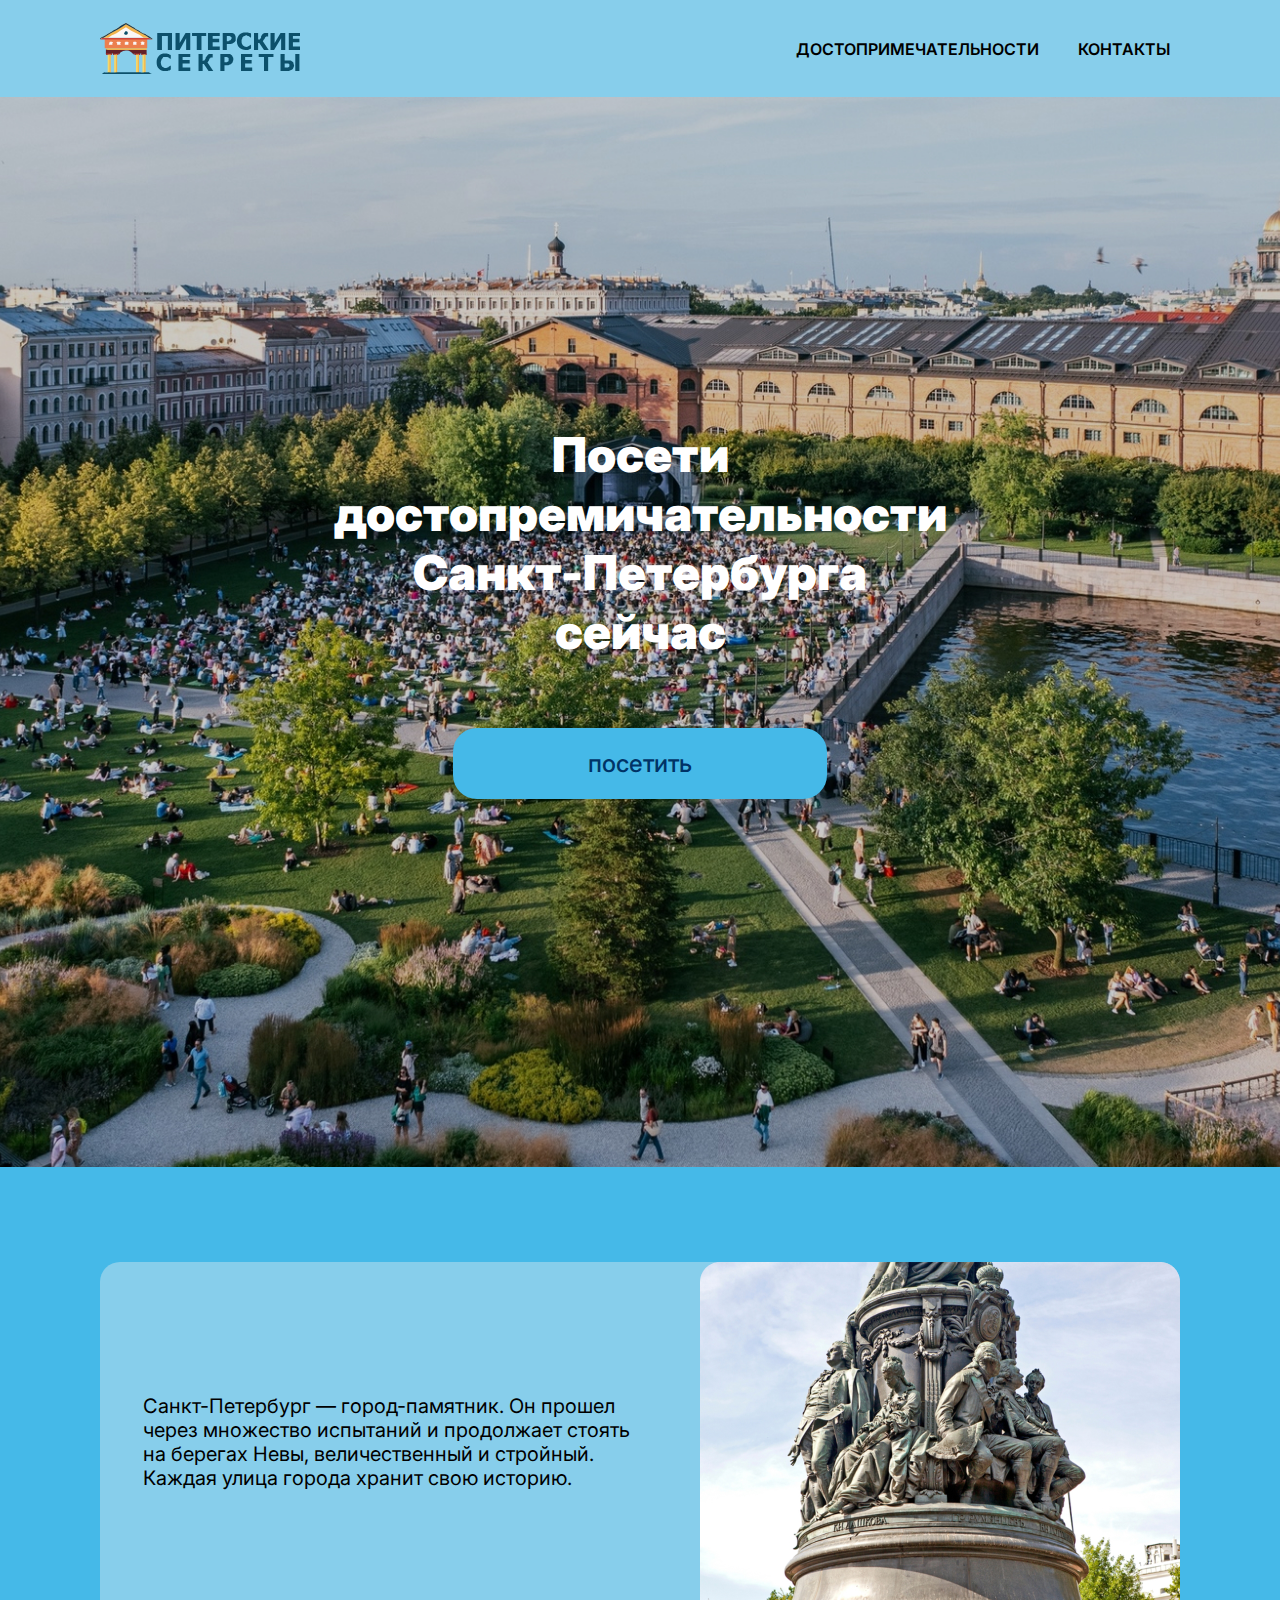
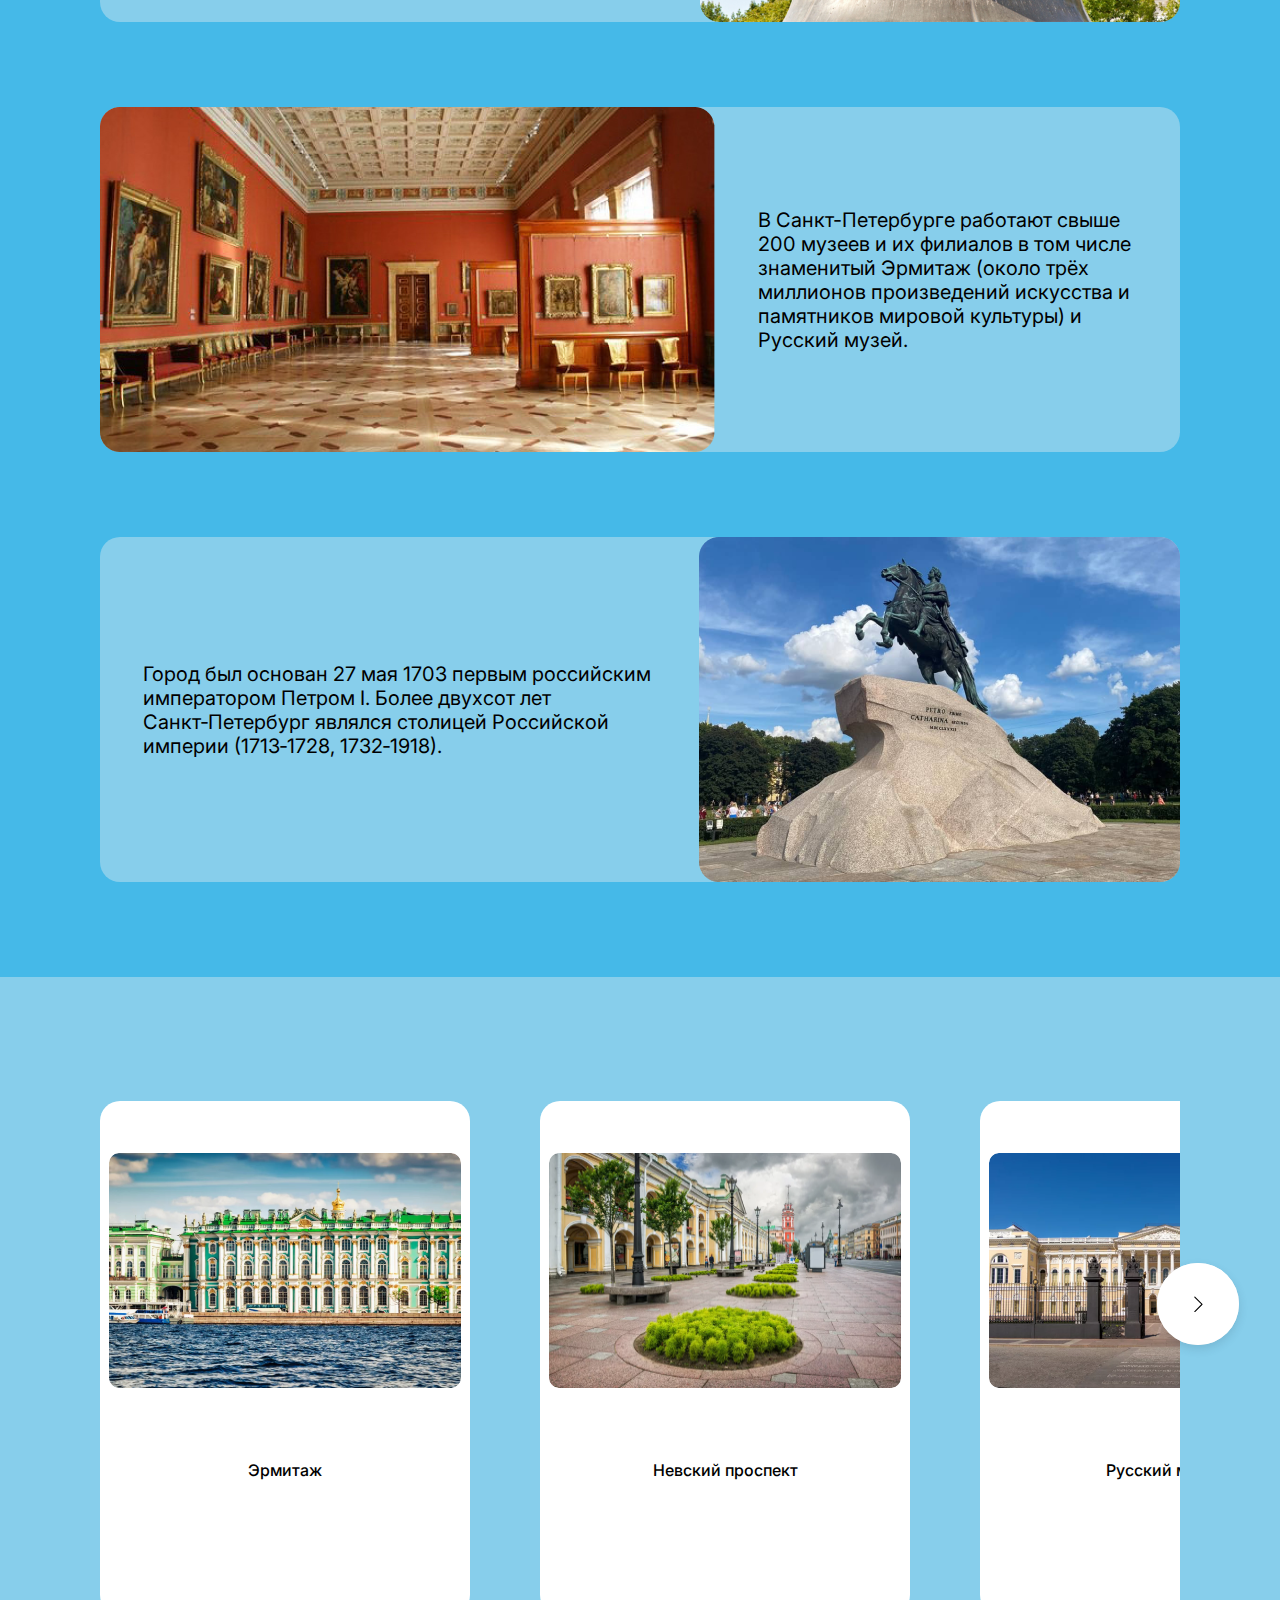
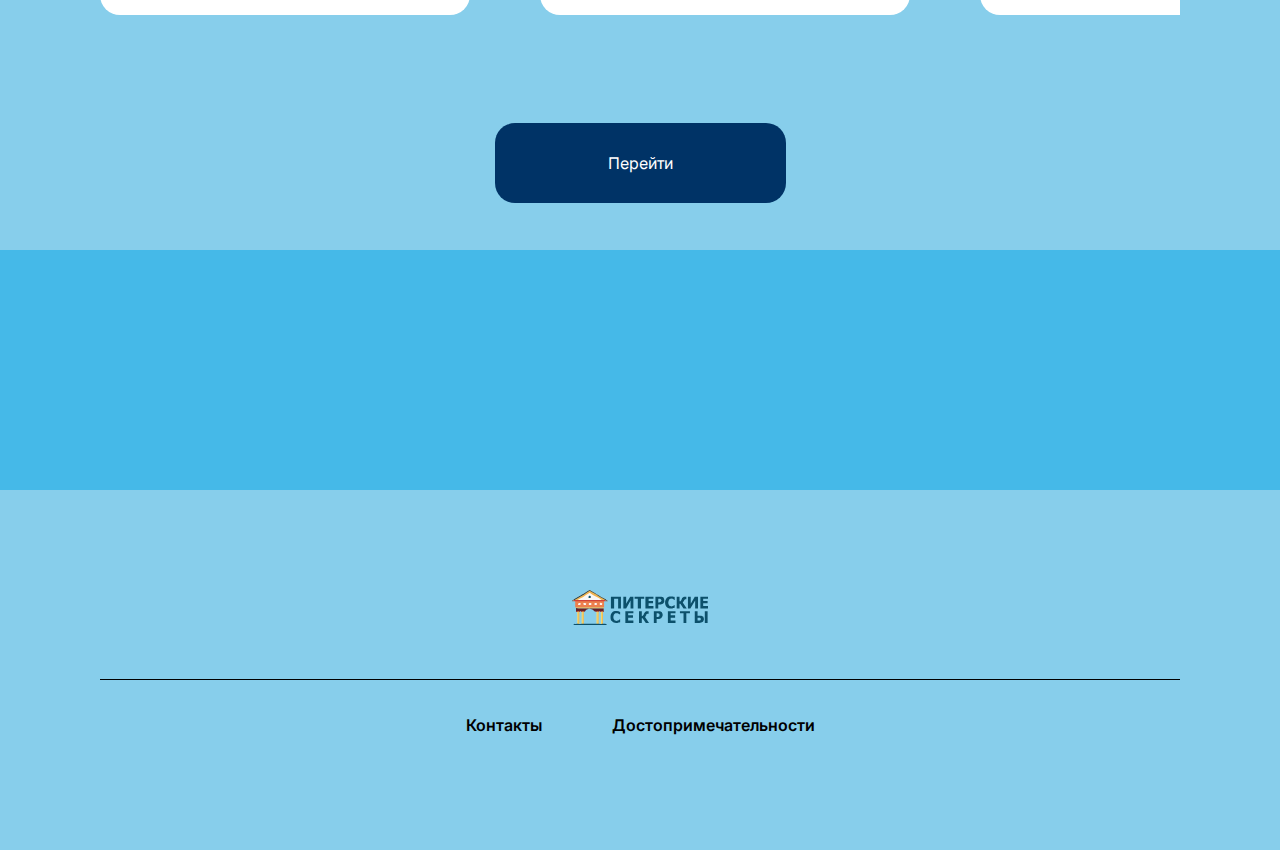
<file: index.html>
<!DOCTYPE html>
<html lang="en">
<head>
    <meta charset="UTF-8">
    <meta name="viewport" content="width=device-width, initial-scale=1.0">
    <link rel="stylesheet" href="./assets/css/style.css">
    <link rel="preconnect" href="https://fonts.googleapis.com">
    <link rel="preconnect" href="https://fonts.gstatic.com" crossorigin>
    <link href="https://fonts.googleapis.com/css2?family=Inter:ital,opsz,wght@0,14..32,100..900;1,14..32,100..900&display=swap" rel="stylesheet">
    
    <title>City-secrets</title>
</head>
<body>
    
    <section class="header">
        <div class="container">
            <div class="header__main">
                    <img src="./assets/img/пс2.svg" width="200px" alt="logo">
                <div class="header__links">
                    <button class="header__btn" id="menu_icon">
                        <img class="header__menu" src="./assets/img/icons8-menu 1.svg" alt="menu">
                    </button>
                    <a class="header__link" href="https://timgizz.github.io/City-secrets/attractions.html">Достопримечательности</a>
                    <a class="header__link" href="https://timgizz.github.io/City-secrets/contacts.html">Контакты</a>
                </div>
            </div>
        </div>
    </section>
    <section class="menu" id="menu">
        <div class="container">
            <div class="menu__plank">
                <p class="menu__link"><a class="menu__links" href="https://timgizz.github.io/City-secrets/attractions.html">Достопримечательности</a></p>
                <p class="menu__link"><a class="menu__links" href="https://timgizz.github.io/City-secrets/contacts.html">Контакты</a></p>
            </div>
        </div>
    </section>
    
    <section class="one">
        <div class="container">
            <div class="one__main">
                <div class="one__text">
                    Посети достопремичательности Санкт-Петербурга <br>сейчас
                </div>
                <a href="https://timgizz.github.io/City-secrets/attractions.html" class="one__link">
                    посетить
                </a>
            </div>
        </div>
    </section>
    <section class="two">
        <div class="container">
            <div class="two__main">
                <div class="two__block">
                    <div class="two__text">
                        Санкт-Петербург — город-памятник. Он прошел через множество испытаний и продолжает стоять на берегах Невы, величественный и стройный. Каждая улица города хранит свою историю.
                    </div>
                    <img class="two__img" src="./assets/img/img1.png" alt="img">
                </div>
                <div class="two__block">
                    <img class="two__img" src="./assets/img/img2.png" alt="img">
                    <div class="two__text">
                        В Санкт-Петербурге работают свыше 200 музеев и их филиалов в том числе знаменитый Эрмитаж (около трёх миллионов произведений искусства и памятников мировой культуры) и Русский музей.
                    </div>
                </div>
                <div class="two__block">
                    <div class="two__text">
                        Город был основан 27 мая 1703 первым российским императором Петром I. Более двухсот лет Санкт‑Петербург являлся столицей Российской империи (1713‑1728, 1732‑1918).
                    </div>
                    <img class="two__img" src="./assets/img/img3.png" alt="img">
                </div>
            </div>
        </div>
    </section>
    <section class="fhree">
        <div class="container">
            <div id="wrapper" class="wrapper">
                <div id="content" class="carusel">
                    <div id="carusel" class="fhree__carusel" >
                        <div class="fhree__blocks" >
                            <div id="fhree__block" class="fhree__block">
                                    <img class="fhree__img" src="./assets/img/эрмитаж.png" alt="Эрмитаж">
                                    <div class="fhree__text">Эрмитаж</div>
                            </div>
                            <div id="fhree__block" class="fhree__block">
                                    <img class="fhree__img" src="./assets/img/nevskiy.png" alt="Эрмитаж">
                                    <div class="fhree__text">Невский проспект</div>
                            </div>
                            <div id="fhree__block" class="fhree__block">
                                    <img class="fhree__img"src="./assets/img/russian_musem.png" alt="Эрмитаж">
                                    <div class="fhree__text">Русский музей</div>
                            </div>
                            <div id="fhree__block" class="fhree__block">
                                    <img class="fhree__img" src="./assets/img/kasanskiy_cobor.png" alt="Эрмитаж">
                                    <div class="fhree__text">Казанский собор</div>
                            </div>
                            <div id="fhree__block" class="fhree__block">
                                    <img class="fhree__img" src="./assets/img/kolonna.png" alt="Эрмитаж">
                                    <div class="fhree__text">Александровская колонна</div>
                            </div>
                            <div id="fhree__block" class="fhree__block">
                                    <img class="fhree__img" src="./assets/img/summer_park.png" alt="Эрмитаж">
                                    <div class="fhree__text">Летний сад</div>
                            </div>
                            <div id="fhree__block" class="fhree__block">
                                    <img class="fhree__img" src="./assets/img/krepost.png" alt="Эрмитаж">
                                    <div class="fhree__text">Петропавловская крепость</div>
                            </div>
                         </div>
                    </div>
                </div>
                <button type="button" id="prev" class="prev">
                    <img class="fhree__button" src="./assets/img/strel_left.svg" alt="strel">
                </button>
                <button type="button" id="next"class="next">
                    <img class="fhree__button" src="./assets/img/strel_right.svg" alt="strel">
                </button>

            </div>
        </div>
        <div class="fhree__link">
            <a class="fhree__pereiti" href="https://timgizz.github.io/City-secrets/attractions.html">Перейти</a>
        </div>
        
    </section>
    <section class="four">
        <div class="container">
            <div class="four__map">
                <script type="text/javascript" charset="utf-8" async src="https://api-maps.yandex.ru/services/constructor/1.0/js/?um=constructor%3A5bf8ef2e625f5a8a1c4fb1170c5439927d15d47bc75ba0731ffce616898f2b68&amp;width=1280&amp;height=520&amp;lang=ru_RU&amp;scroll=true"></script>
            </div>
        </div>
    </section>
    <section class="footer">
        <div class="container">
        <div class="footer__logo">
            <img src="./assets/img/пс2.svg" alt="logo">
        </div>
            <div class="footer__links">
                <p class="footer__link"><a class="footer__link" href="https://timgizz.github.io/City-secrets/contacts.html">Контакты</a></p>
                <p><a class="footer__link" href="https://timgizz.github.io/City-secrets/attractions.html">Достопримечательности</a> </p>
            </div>
        </div>
    </section>
    <script type="module"> 
        import {Slider} from './assets/js/slider.js'
        const next = document.getElementById("next");
        const prev = document.getElementById("prev");
        const slider = new Slider({
            name:'вапа',
            gap: 0 ,
            loop:true
        }); 

        next.addEventListener("click", (e) => {
            console.log(123);
            
            slider.slide_right()
        });
        prev.addEventListener("click", (e) => {
            console.log(123);
            slider.slide_left()
        });
    </script>
    <script src="./assets/js/menu.js"></script>
    <script src="./assets/js/slider.js"></script>
</body>
</html>
</file>
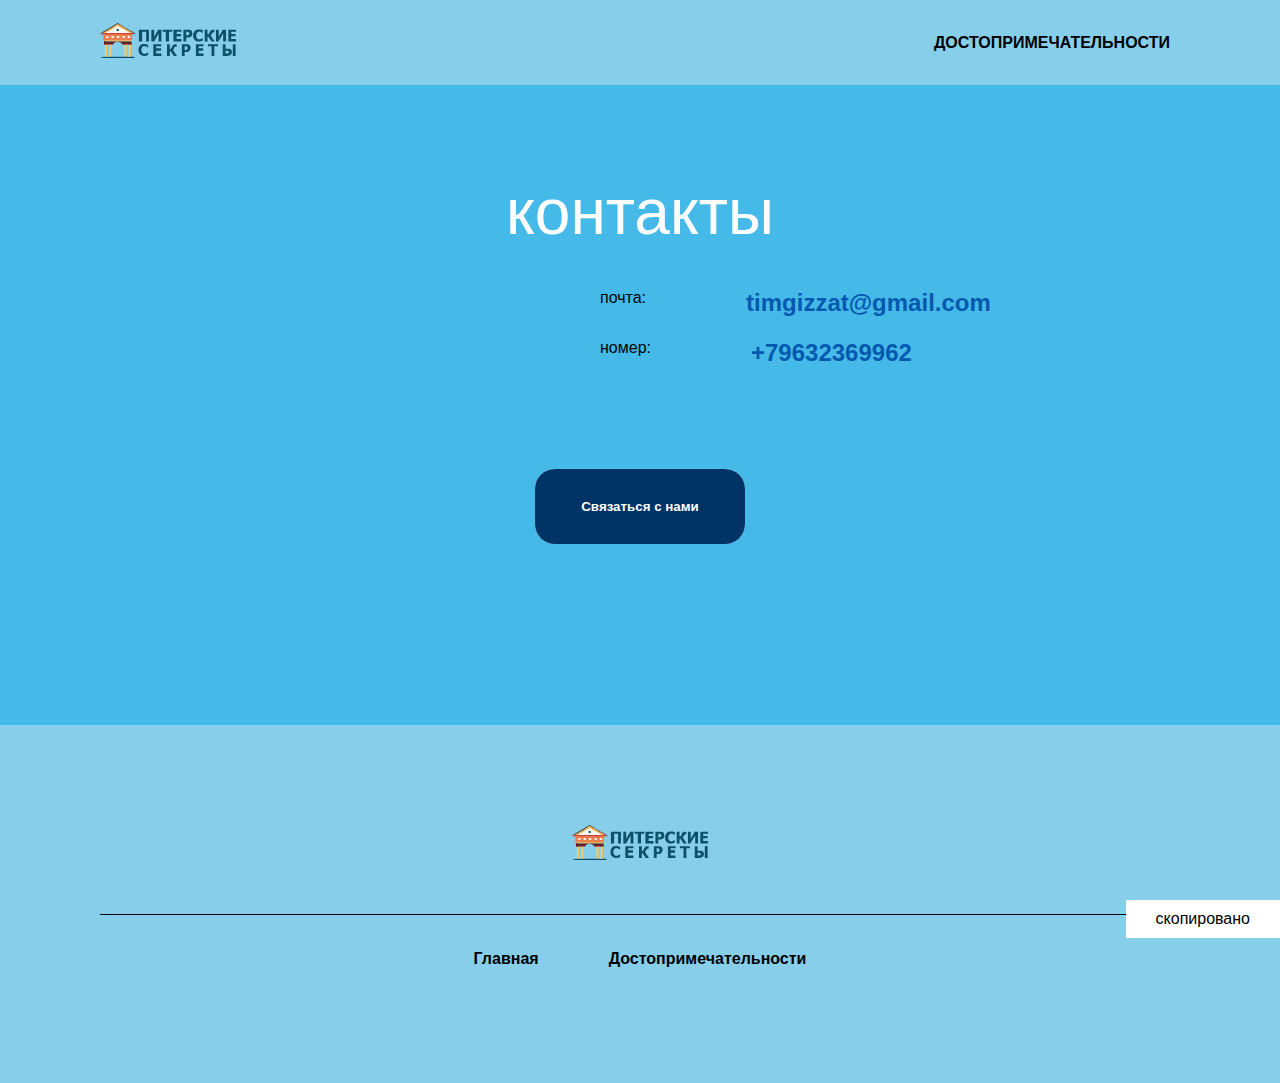
<file: contacts.html>
<!DOCTYPE html>
<html lang="en">
<head>
    <meta charset="UTF-8">
    <meta name="viewport" content="width=device-width, initial-scale=1.0">
    <link rel="stylesheet" href="./assets/css/style.css">
    <title>Контакты</title>
</head>
<body id="body">
    <section class="window"  id="window">
        <div class="window__main">
            <button id="close" class="window__cross"><img src="./assets/img/cross.svg" alt="cross"></button>
            <div class="window__title">
                связаться с нами
            </div>
            <form action="" class="window__inputs">
                <p><input class="window__input" type="text" placeholder="имя" required></p>
                <p><input class="window__input" type="email" placeholder="почта" required></p>
                <!-- <p><input class="window__message" type="text" placeholder="сообщение" required></p> -->
                <p><textarea class="window__message" name="" id="" required placeholder="сообщение"></textarea></p>
                <button class="window__close" id="close">
                    <div class="window__close__text">
                        отправить 
                    </div>
                </button>
            </form>
        </div>
    </section>
    <section class="header">
        <div class="container">
            <div class="header__main">
                    <a href="https://timgizz.github.io/City-secrets/"><img src="./assets/img/пс2.svg" alt="logo"></a>
                <div class="header__links">
                    <button class="header__btn" id="menu_icon">
                        <img class="header__menu" src="./assets/img/icons8-menu 1.svg" alt="menu">
                    </button>
                    <a class="header__link" href="https://timgizz.github.io/City-secrets/attractions.html">Достопримечательности</a>
                </div>
            </div>
        </div>
    </section>
    <section class="menu" id="menu">
        <div class="container">
            <div class="menu__plank">
                <p class="menu__link"><a class="menu__links" href="https://timgizz.github.io/City-secrets/attractions.html">Достопримечательности</a></p>
            </div>
        </div>
    </section>
    <section class="copy">
        скопировано
    </section>
    <section class="contacts" >
        <div class="container">
            <div class="contacts__main">
                <div class="contacts__title">
                    контакты
                </div>
                <div class="contacts__container">
                    <div class="contacts__mail">
                        <div class="contacts__poch">
                            почта:
                        </div>
                        <svg class="icon" xmlns="http://www.w3.org/2000/svg" viewBox="0 0 512 512"><path d="M64 112c-8.8 0-16 7.2-16 16l0 22.1L220.5 291.7c20.7 17 50.4 17 71.1 0L464 150.1l0-22.1c0-8.8-7.2-16-16-16L64 112zM48 212.2L48 384c0 8.8 7.2 16 16 16l384 0c8.8 0 16-7.2 16-16l0-171.8L322 328.8c-38.4 31.5-93.7 31.5-132 0L48 212.2zM0 128C0 92.7 28.7 64 64 64l384 0c35.3 0 64 28.7 64 64l0 256c0 35.3-28.7 64-64 64L64 448c-35.3 0-64-28.7-64-64L0 128z"/></svg>
                        <div onclick="copy(this.textContent)" class="contacts__gmail">
                            timgizzat@gmail.com
                        </div>
                    </div>
                    <div class="contacts__number">
                        <div class="contacts__number_phone">
                            номер:
                        </div>
                        <svg class="icon" xmlns="http://www.w3.org/2000/svg" viewBox="0 0 512 512"><path d="M164.9 24.6c-7.7-18.6-28-28.5-47.4-23.2l-88 24C12.1 30.2 0 46 0 64C0 311.4 200.6 512 448 512c18 0 33.8-12.1 38.6-29.5l24-88c5.3-19.4-4.6-39.7-23.2-47.4l-96-40c-16.3-6.8-35.2-2.1-46.3 11.6L304.7 368C234.3 334.7 177.3 277.7 144 207.3L193.3 167c13.7-11.2 18.4-30 11.6-46.3l-40-96z"/></svg>
                        <div onclick="copy(this.textContent)" class="contacts__phone">
                            +79632369962
                        </div>
                    </div>
                </div>
                <div class="contacts__button" id="contacts__button">
                    <button class="contacts__button" type="button"><div class="contacts__text">Связаться с нами</div></button>
                </div>
            </div>
        </div>
    </section>
    
    <section class="footer">
        <div class="container">
            <div class="footer__logo">
                <img src="./assets/img/пс2.svg" alt="logo">
            </div>
            <div class="footer__links">
                <p class="footer__link"><a class="footer__link" href="https://timgizz.github.io/City-secrets/attractions.html">Главная</a></p>
                <p><a class="footer__link" href="https://timgizz.github.io/City-secrets/attractions.html">Достопримечательности</a> </p>
            </div>
        </div>
    </section>
    <script src="./assets/js/modal_window.js"></script>
    <script src="./assets/js/menu.js"></script>
    <script src="./assets/js/copy.js"></script>
</body>
</html>
</file>
<file: assets/css/style.css>
* {
  margin: 0;
  padding: 0;
  font-family: "Inter", sans-serif;
}

a {
  text-decoration: none;
  color: #000;
}

.container {
  padding: 0px 100px;
  position: relative;
}
@media (max-width: 768px) {
  .container {
    padding: 0px 20px;
  }
}

.header {
  background-color: #87CEEB;
  padding: 23px 0;
  box-shadow: 0px 4px 10px 0px rgba(34, 60, 80, 0.15);
}
.header__main {
  display: flex;
  justify-content: space-between;
  align-items: center;
}
.header__links {
  display: flex;
  justify-content: space-between;
  gap: 19px;
}
.header__link {
  text-transform: uppercase;
  color: #000;
  font-weight: 600;
  padding: 10px;
}
@media (max-width: 768px) {
  .header__link {
    display: none;
  }
}
.header__link:hover {
  background-color: #003366;
  color: #FFF;
}
.header__menu {
  display: none;
}
@media (max-width: 768px) {
  .header__menu {
    display: flex;
  }
}
.header__btn {
  border: none;
  background-color: #87CEEB;
  cursor: pointer;
}

.menu {
  background-color: #45B9E8;
  display: none;
}
.menu__plank {
  padding: 10px;
  display: block;
  right: 40px;
  top: 75px;
}
.menu__link {
  margin-top: 16px;
  margin-bottom: 16px;
}
.menu__links {
  text-transform: uppercase;
  color: #000;
  font-weight: 600;
  padding: 10px;
}
.menu__links:hover {
  background-color: #003366;
  color: #fff;
}

.one {
  background-image: url(../img/image.jpg);
  background-position: center;
  background-size: cover;
  background-repeat: no-repeat;
}
.one__text {
  font-size: 48px;
  font-weight: 900;
  color: #fff;
  width: 766px;
  text-align: center;
  margin: auto;
  padding-top: 328px;
  margin-bottom: 88px;
}
@media (max-width: 1025px) {
  .one__text {
    font-size: 20px;
    max-width: 259px;
  }
}
.one__link {
  color: #003366;
  font-size: 24px;
  font-weight: 500;
  background-color: #45B9E8;
  margin: auto;
  padding: 21px 135px;
  border-radius: 24px;
}
@media (max-width: 768px) {
  .one__link {
    font-size: 16px;
    padding: 16px 97px;
  }
}
.one__link:hover {
  background-color: #003366;
  color: #45B9E8;
}
.one__main {
  text-align: center;
  padding-bottom: 389px;
}

.two {
  background-color: #45B9E8;
  padding-top: 95px;
  padding-bottom: 10px;
}
.two__block {
  display: flex;
  justify-content: space-between;
  align-items: center;
  background-color: #87CEEB;
  margin: auto;
  border-radius: 20px;
  margin-bottom: 85px;
}
@media (max-width: 768px) {
  .two__block {
    display: block;
    max-width: 360px;
    margin: auto;
    margin-bottom: 84px;
    height: auto;
  }
}
.two__text {
  width: 557px;
  font-size: 20px;
  padding-left: 43px;
  margin: auto;
  padding-right: 43px;
}
@media (max-width: 1144px) {
  .two__text {
    font-size: 16px;
    max-width: 270px;
  }
}
@media (max-width: 768px) {
  .two__text {
    display: block;
    padding: 0 24px;
    padding-top: 43px;
    padding-bottom: 67px;
    max-width: 248px;
    text-align: center;
  }
}
@media (max-width: 1118px) {
  .two__img {
    width: 50%;
  }
}
@media (max-width: 768px) {
  .two__img {
    width: 100%;
    margin-bottom: -10px;
  }
}

.fhree {
  background-color: #87CEEB;
}
.fhree__button {
  padding: 26px;
  box-shadow: 0px 4px 10px 0px rgba(34, 60, 80, 0.15);
  border-radius: 100px;
  background-color: #fff;
}
@media (max-width: 360px) {
  .fhree__button {
    padding: 20px;
  }
}
.fhree__carusel {
  display: flex;
  justify-content: space-between;
}
.fhree__block {
  padding: 52px 9px 135px;
  background-color: #fff;
  border-radius: 20px;
}
@media (max-width: 320px) {
  .fhree__block {
    padding: 52px 5px 135px;
  }
}
.fhree__text {
  text-align: center;
  margin-top: 68px;
  font-weight: 500;
}
.fhree__blocks {
  display: flex;
  justify-content: center;
  gap: 70px;
  padding-bottom: 15px;
  touch-action: none;
}
.fhree__img {
  width: 352px;
  height: 235px;
  border-radius: 10px;
}
.fhree__link {
  text-align: center;
  padding-bottom: 77px;
  margin-top: 0px;
  margin-top: 123px;
}
.fhree__pereiti {
  color: #fff;
  background-color: #003366;
  padding: 30px 113px;
  border-radius: 20px;
}
.fhree__pereiti:hover {
  background-color: #0359af;
  color: rgba(247, 247, 247, 0.7529411765);
}
@media (max-width: 425px) {
  .fhree__img {
    width: 300px;
    height: auto;
  }
}
@media (max-width: 360px) {
  .fhree__img {
    width: 260px;
    height: auto;
  }
}

.slider-container {
  position: relative;
  width: 600px;
  height: 400px;
  margin: 0 auto;
  overflow: hidden;
}

.slider {
  display: flex;
  transition: transform 0.5s ease-in-out;
}

.slider img {
  width: 100%;
  height: 100%;
  -o-object-fit: cover;
     object-fit: cover;
}

.prev,
.next {
  position: absolute;
  top: 50%;
  border: none;
  font-size: 24px;
  background: white;
  border-radius: 50%;
  height: 82px;
  cursor: pointer;
}
@media (max-width: 360px) {
  .prev,
  .next {
    height: 70px;
  }
}

.prev {
  top: 50%;
  left: -100px;
  transform: translate(50%, -50%);
  display: none;
}
@media (max-width: 770px) {
  .prev {
    left: -50px;
  }
}
@media (max-width: 425px) {
  .prev {
    top: 655px;
    left: -10px;
  }
}
@media (max-width: 360px) {
  .prev {
    top: 625px;
  }
}

.next {
  top: 50%;
  right: -100px;
  transform: translate(-50%, -50%);
}
@media (max-width: 770px) {
  .next {
    right: -50px;
  }
}
@media (max-width: 425px) {
  .next {
    top: 655px;
    right: -10px;
  }
}
@media (max-width: 360px) {
  .next {
    top: 625px;
  }
}

.carusel {
  overflow: auto;
  scroll-behavior: smooth;
  scrollbar-width: none;
}

.wrapper {
  padding-top: 124px;
  width: 100%;
  position: relative;
  margin: auto;
}
@media (max-width: 425px) {
  .wrapper {
    width: 318px;
  }
}
@media (max-width: 360px) {
  .wrapper {
    width: 278px;
  }
}

.four {
  background-color: #45B9E8;
}
.four__map {
  display: flex;
  justify-content: center;
  padding-top: 60px;
  padding-bottom: 180px;
}

.footer {
  background-color: #87CEEB;
  padding-bottom: 85px;
}
.footer__links {
  padding-top: 35px;
  display: flex;
  justify-content: center;
  gap: 70px;
  border-top: 1px solid #000;
}
@media (max-width: 425px) {
  .footer__links {
    display: block;
    gap: 20px;
    text-align: center;
  }
}
.footer__link {
  margin-bottom: 30px;
  color: #000;
  font-weight: 600;
}
.footer__link:hover {
  color: rgba(74, 74, 74, 0.7529411765);
}
.footer__last {
  color: #000;
}
.footer__logo {
  text-align: center;
  padding-top: 100px;
  margin-bottom: 50px;
}

.contacts {
  background-color: #45B9E8;
  height: 640px;
}
.contacts__main {
  text-align: center;
}
.contacts__title {
  padding-top: 90px;
  color: #fff;
  font-size: 64px;
  margin-bottom: 40px;
}
.contacts__button {
  border: none;
  border-radius: 20px;
  cursor: pointer;
  width: 210px;
  margin: auto;
  margin-top: 50px;
}
.contacts__text {
  color: #fff;
  background-color: #003366;
  padding: 30px 46px;
  border-radius: 20px;
  font-weight: 600;
}
.contacts__text:hover {
  background-color: #0359af;
}
.contacts__number, .contacts__mail {
  display: flex;
  gap: 50px;
  margin-top: 20px;
}
@media (max-width: 375px) {
  .contacts__number, .contacts__mail {
    flex-direction: column;
    gap: 20px;
  }
}
.contacts__container {
  margin: 0 500px;
}
@media (max-width: 951px) {
  .contacts__container {
    margin: 0 50px;
  }
}
.contacts__phone, .contacts__gmail {
  font-size: 24px;
  color: #0359af;
  cursor: pointer;
  font-weight: 600;
}
@media (max-width: 486px) {
  .contacts__phone, .contacts__gmail {
    font-size: 16px;
  }
}

.window {
  width: 100%;
  height: 100%;
  position: fixed;
  background-color: rgba(128, 128, 128, 0.678);
  display: none;
  z-index: 10;
}
.window__main {
  background-color: #fff;
  width: 1066px;
  height: 787px;
  margin: auto;
  position: relative;
}
.window__inputs {
  display: flex;
  gap: 10px;
  text-align: center;
  flex-direction: column;
}
.window__title {
  text-align: center;
  margin-top: 67px;
  margin-bottom: 121px;
  font-size: 50px;
  font-weight: 500;
}
@media (max-width: 425px) {
  .window__title {
    margin-bottom: 50px;
    font-size: 24px;
  }
}
.window__close {
  padding: 15px 40px;
  width: 160px;
  margin: auto;
  border: none;
  background-color: #003366;
  border-radius: 20px;
  margin-top: 50px;
  font-weight: 600;
}
.window__close__text {
  color: #fff;
}
.window__close:hover {
  background-color: #0359af;
}
.window__message, .window__input {
  padding: 24px;
  border: none;
  border-radius: 20px;
  background-color: #E0DEDE;
  outline: none;
  outline-offset: 0;
  font-size: 16px;
  width: 556px;
}
@media (max-width: 636px) {
  .window__message, .window__input {
    width: 330px;
  }
}
@media (max-width: 425px) {
  .window__message, .window__input {
    width: 240px;
  }
}
.window__message {
  padding-bottom: 157px;
  resize: none;
}
.window__cross {
  position: absolute;
  right: 45px;
  top: 45px;
  border: none;
  background-color: #FFF;
  cursor: pointer;
}
@media (max-width: 425px) {
  .window__cross {
    right: 30px;
    top: 25px;
  }
}

@keyframes slideIn {
  from {
    transform: translateY(-10px);
    opacity: 0;
  }
  to {
    transform: translateY(0);
    opacity: 1;
  }
}
.flipped {
  transform: rotateX(180deg);
}

.filter_search {
  background-color: #45B9E8;
}
.filter_search__main {
  display: flex;
  justify-content: space-between;
  align-items: center;
  padding: 17px 0;
}
@media (max-width: 620px) {
  .filter_search__main {
    flex-direction: column;
    gap: 20px;
  }
}
.filter_search__sort {
  background-color: #0359af;
  border: none;
  padding: 10px;
  color: #fff;
  font-size: 14px;
  font-weight: 600;
  border-radius: 10px;
  cursor: pointer;
}
.filter_search__filter {
  display: flex;
  align-items: center;
  gap: 100px;
  position: relative;
}
@media (max-width: 943px) {
  .filter_search__filter {
    gap: 5px;
  }
}
@media (max-width: 621px) {
  .filter_search__filter {
    gap: 10px;
    flex-direction: column;
  }
}
.filter_search__filter__text {
  font-size: 16px;
  width: 94.5px;
}
.filter_search__filter__img.rotate {
  transform: rotateX(180deg);
}
.filter_search__filter__img {
  transition: transform 0.3s ease;
}
.filter_search__filter__btn {
  display: flex;
  align-items: center;
  gap: 33px;
  font-size: 16px;
  border: none;
  background-color: #fff;
  cursor: pointer;
  font-size: 16px;
  padding: 9px 0;
  padding-left: 32px;
  border-radius: 20px;
  padding-right: 14px;
  width: 217px;
}
@media (max-width: 940px) {
  .filter_search__filter__btn {
    font-size: 16px;
  }
}
.filter_search__search {
  background-color: #003366;
  display: flex;
  align-items: center;
  padding: 4px;
  border-radius: 12px;
}
.filter_search__search__input {
  font-size: 16px;
  border: none;
  border-radius: 10px;
  padding: 12px 25px;
  outline: 0;
}
@media (max-width: 940px) {
  .filter_search__search__input {
    font-size: 16px;
    width: 240px;
  }
}

.all__btn {
  display: flex;
  flex-direction: column;
  position: absolute;
  z-index: 10;
  left: 22px;
  display: none;
  top: 70px;
  border-radius: 20px;
}
.all__btn__btns {
  border: none;
  background-color: #fff;
  font-size: 16px;
  cursor: pointer;
  padding: 15px 0px;
  padding-left: 40px;
  width: 170px;
  padding-right: 88px;
}
.all__btn__btns:hover {
  background-color: #E0DEDE;
}

.osob {
  padding-right: 35px;
}

.content {
  display: flex;
  justify-content: center;
  flex-wrap: wrap;
  gap: 64px;
  padding-top: 80px;
}
.content__block {
  width: 345px;
  height: 535px;
  background-color: #fff;
  border-radius: 20px;
  position: relative;
  transition: transform 0.5s ease;
}
.content__block:hover {
  transform: scale(1.05);
}
@media (max-width: 425px) {
  .content__block {
    width: 290px;
  }
}
.content__img {
  overflow: scroll;
  width: 345px;
  border-top-left-radius: 20px;
  border-top-right-radius: 20px;
}
@media (max-width: 425px) {
  .content__img {
    width: 290px;
    height: auto;
  }
}
.content__section {
  background-color: #F0F0F0;
}
.content__section__button {
  display: flex;
  justify-content: center;
  gap: 10px;
  margin-top: 140px;
  padding-bottom: 145px;
  align-items: center;
}
.content__section__button__pagin {
  display: flex;
  gap: 7px;
}
.content__text {
  margin: auto;
  text-align: center;
  margin-top: 18px;
  max-width: 300px;
}
@media (max-width: 425px) {
  .content__text {
    max-width: 250px;
  }
}
.content__title {
  text-align: center;
  margin-top: 47px;
}
.content__address {
  color: #000;
  font-weight: 600;
  position: absolute;
  bottom: 34px;
  left: 0;
  right: 0;
  text-align: center;
}
.content__btn {
  height: 62px;
  width: 62px;
  border-color: #45B9E8;
  border-style: double;
  cursor: pointer;
  border-radius: 13px;
  background-color: #45B9E8;
  color: #FFF;
}
.content__num1, .content__num2 {
  background-color: #F0F0F0;
  font-size: 24px;
}
.content__num1 {
  background-color: #45B9E8;
  color: #FFF;
}
.content__num2 {
  background-color: #F0F0F0;
  color: #000;
}

.pagination__button {
  margin-left: 100px;
  margin-right: 100px;
  display: flex;
  justify-content: center;
  gap: 10px;
  margin-top: 20px;
  padding-bottom: 45px;
}
.pagination__button button {
  color: #FFF;
  font-size: 24px;
  padding: 17px 25px;
  background-color: #45B9E8;
  border: none;
  border-radius: 13px;
  cursor: pointer;
}

.pagination__Show_more {
  margin-top: 71px;
  padding-top: 70px;
  border-top: 1px solid #000;
  text-align: center;
}

#number_pagination {
  text-align: center;
  font-weight: 600;
  font-size: 24px;
  padding-bottom: 80px;
}

[type=search]::-webkit-search-cancel-button {
  -webkit-appearance: none;
  appearance: none;
  height: 20px;
  width: 20px;
  background-image: url(../img/cross.svg);
  background-size: 20px 20px;
  cursor: pointer;
}

.laoder2,
.loader {
  margin: auto;
  width: 100px;
  height: 100px;
  display: flex;
}

.loader {
  padding-top: 100px;
}

.description {
  background-color: #E0DEDE;
}
.description__title {
  padding-top: 100px;
  padding-bottom: 100px;
  font-weight: 600;
  font-size: 24px;
  text-align: center;
}
.description__imgs {
  display: flex;
  flex-wrap: wrap;
  gap: 30px;
  justify-content: center;
}
.description__img {
  border-radius: 5px;
  width: auto;
  height: 265px;
  cursor: pointer;
}
@media (max-width: 503px) {
  .description__img {
    width: 300px;
    height: auto;
  }
}
.description__text {
  text-align: center;
}
.description__texts {
  padding-top: 70px;
  display: flex;
  flex-direction: column;
  gap: 40px;
}
.description__address {
  text-align: center;
  margin-top: 70px;
  font-weight: 600;
}

.back {
  position: absolute;
  top: 35px;
}
.back__img {
  height: 40px;
}

.copy {
  background-color: #fff;
  padding: 10px 30px;
  position: fixed;
  z-index: 10;
  bottom: -38.4px;
  right: 0;
  transition: transform 3s ease;
}

.poav {
  transition: transform 0.5s linear;
  transform: translateY(-38.4px);
}

.ishes {
  transition: transform 0.5s linear;
  transform: translateY(38.4px);
}

.icon {
  height: 30px;
  fill: #003366;
}

.f {
  display: flex;
  gap: 10px;
}

.reviews {
  background-color: #E0DEDE;
}
.reviews__input {
  display: flex;
  flex-direction: column;
  width: 300px;
  gap: 10px;
}
.reviews__input input {
  font-size: 20px;
  outline: none;
  border: 0;
  padding: 10px;
  border-radius: 10px;
  width: 100%;
}
@media (max-width: 355px) {
  .reviews__input input {
    width: 250px;
  }
}
.reviews__input textarea {
  font-size: 20px;
  width: 500px;
  height: 150px;
  outline: none;
  border: 0;
  padding: 10px;
  resize: none;
  border-radius: 10px;
}
@media (max-width: 548px) {
  .reviews__input textarea {
    width: 300px;
  }
}
@media (max-width: 355px) {
  .reviews__input textarea {
    width: 250px;
  }
}
.reviews__post {
  margin: 20px 0px;
  font-size: 20px;
  padding: 10px;
  background-color: #003366;
  border: 0;
  font-weight: 600;
  color: #fff;
  cursor: pointer;
  text-align: center;
}
.reviews__title {
  text-align: center;
  font-weight: 600;
  font-size: 20px;
  margin-bottom: 10px;
}
.reviews__message, .reviews__rating, .reviews__name {
  font-weight: 600;
  font-size: 20px;
}
.reviews__message p, .reviews__rating p, .reviews__name p {
  max-width: 700px;
  font-weight: normal;
  margin-left: 20px;
  margin-bottom: 10px;
}
.reviews__main {
  background-color: #bababa;
  padding: 10px;
  border-radius: 10px;
  position: relative;
}
.reviews__del {
  border: none;
  background-color: #003366;
  padding: 10px;
  color: #fff;
  cursor: pointer;
  font-weight: 600;
  font-size: 16px;
  position: absolute;
  bottom: 10px;
  right: 10px;
}
.reviews__content {
  display: flex;
  flex-direction: column;
  gap: 10px;
  padding-bottom: 100px;
}

#rating {
  width: 160px;
  font-size: 16px;
  padding: 2px;
}

.no_reviews {
  font-size: 30px;
  text-align: center;
}

.modal {
  position: fixed;
  z-index: 999;
  top: 0;
  background-color: rgba(0, 0, 0, 0.3490196078);
  height: 100%;
  width: 100%;
  overflow: auto;
  scroll-behavior: smooth;
  scrollbar-width: none;
  display: none;
}
.modal__img {
  position: relative;
  min-width: 700px;
  height: auto;
}
@media (max-width: 900px) {
  .modal__img {
    min-width: 550px;
  }
}
@media (max-width: 590px) {
  .modal__img {
    min-width: 360px;
  }
}
@media (max-width: 400px) {
  .modal__img {
    min-width: 280px;
  }
}
.modal__content {
  position: relative;
  margin: auto;
  overflow: hidden;
  max-width: 700px;
  display: flex;
  justify-content: space-around;
  margin-top: 100px;
}
@media (max-width: 900px) {
  .modal__content {
    width: 550px;
  }
}
@media (max-width: 590px) {
  .modal__content {
    width: 360px;
  }
}
@media (max-width: 400px) {
  .modal__content {
    width: 280px;
  }
}
.modal__cross {
  background-color: rgba(255, 255, 255, 0);
  border: none;
  position: absolute;
  top: 0;
  right: 0;
  cursor: pointer;
}
.modal__button {
  fill: #ff0000;
  padding: 10px 10px;
}
.modal__prev, .modal__next {
  position: absolute;
  width: 50px;
  height: 50px;
  background-color: rgba(255, 255, 255, 0.6274509804);
  border: none;
  position: absolute;
  border-radius: 50%;
  cursor: pointer;
}
.modal__next {
  top: 50%;
  right: 100px;
}
@media (max-width: 1218px) {
  .modal__next {
    right: 0px;
  }
}
@media (max-width: 400px) {
  .modal__next {
    top: 110%;
    right: 50px;
  }
}
.modal__prev {
  left: 100px;
  top: 50%;
}
@media (max-width: 1218px) {
  .modal__prev {
    left: 0px;
  }
}
@media (max-width: 400px) {
  .modal__prev {
    top: 110%;
    left: 50px;
  }
}
.modal__main {
  position: relative;
}
</file>
